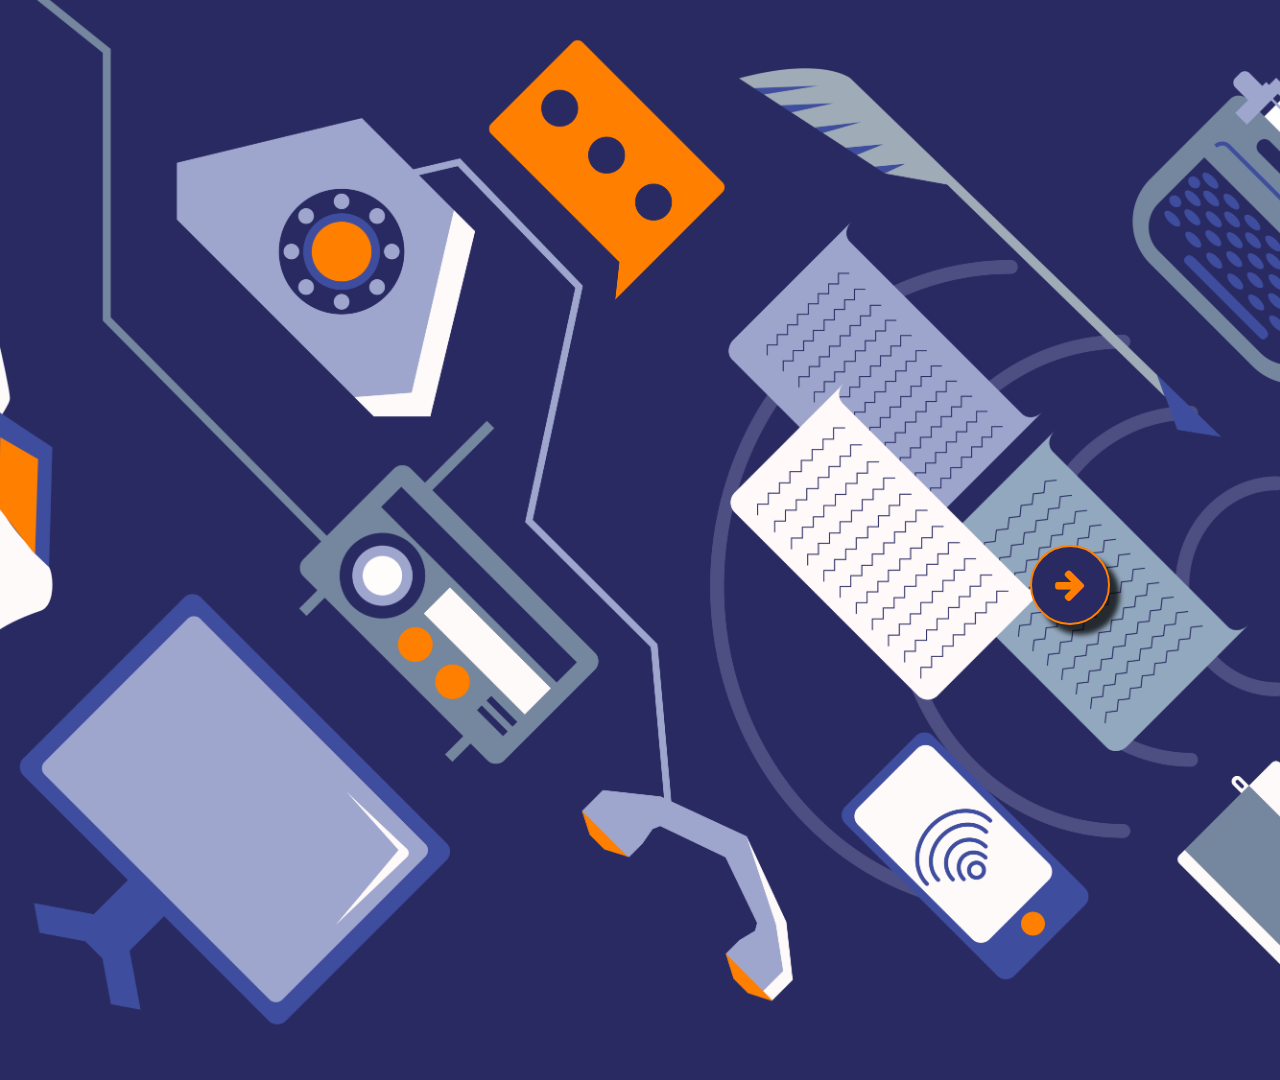
<file: index.html>
<!DOCTYPE html>
<html>
  <head>
    <meta http-equiv="Content-Type" content="text/html;charset=UTF-8">
    <meta name="viewport" content="width=device-width, initial-scale=1">
    <link rel="stylesheet" href="https://cdnjs.cloudflare.com/ajax/libs/font-awesome/4.7.0/css/font-awesome.min.css">
    <link rel="stylesheet" href="app/css/style.css">
    <title>Ekspozija 1</title>
  </head>
  <body>
    <div class="background_picture animate_in">
      <div class="container">
          <!-- <div class="picture"></div> -->
            <div class="arrow_move">
              <a href="pages/main_second.html">
               <button class="main_arrow">
                  <i class="fa fa-arrow-right"></i>
               </button>
             </a>
          </div>
      </div>
    </div>
    <script src="script.js"></script>
  </body>
</html>
</file>
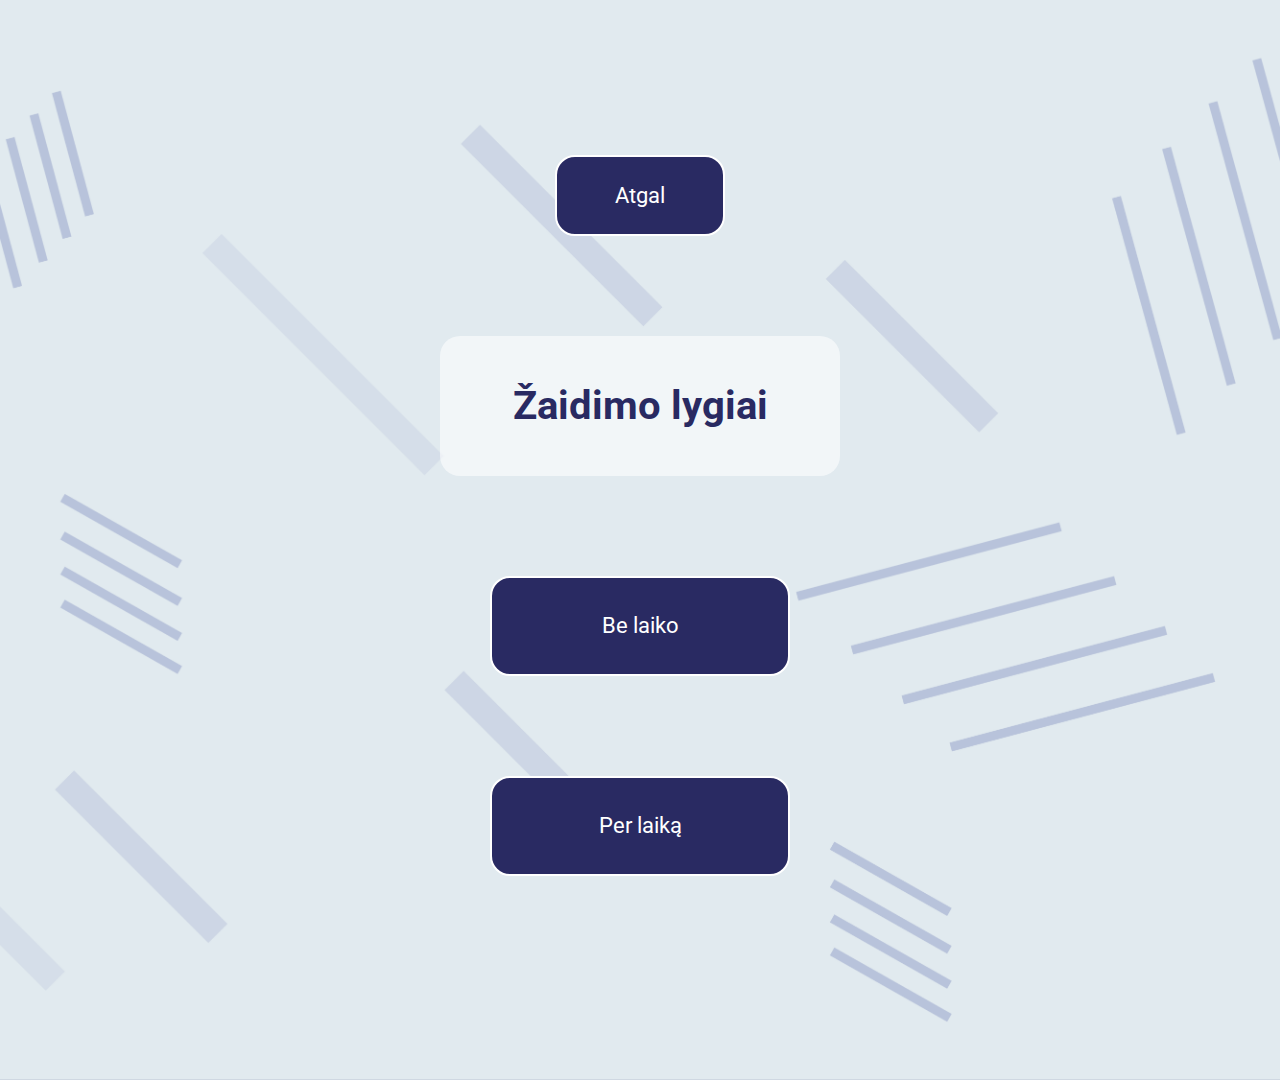
<file: pages/game_main.html>
<!DOCTYPE html>
<html>
  <head>
    <meta http-equiv="Content-Type" content="text/html;charset=UTF-8">
    <meta name="viewport" content="width=device-width, initial-scale=1">
    <title>Tema 1</title>
    <!-- Cia puslapio stylo kito sulinkinimas, bet reikia islaikyti struktura jei nori bendro -->
    <link rel="stylesheet" href="../app/css/style.css">
  </head>
  <body class="animate_in">
    <div class="background_picture_game">
      <div class="container2">
        <a href="../pages/main_second.html"><button class="back_button2">Atgal</button></a>
        <div class="back_title">
          <h1>Žaidimo lygiai</h1>
        </div>
        <div><a href="../pages/game_with_no_time.html"><button class="main_menu_button">Be laiko</button></a></div>
        <div><a href="../pages/game_with_time.html"><button class="main_menu_button">Per laiką</button></a></div>
      </div>
    </div>
  </body>
</html>
</file>
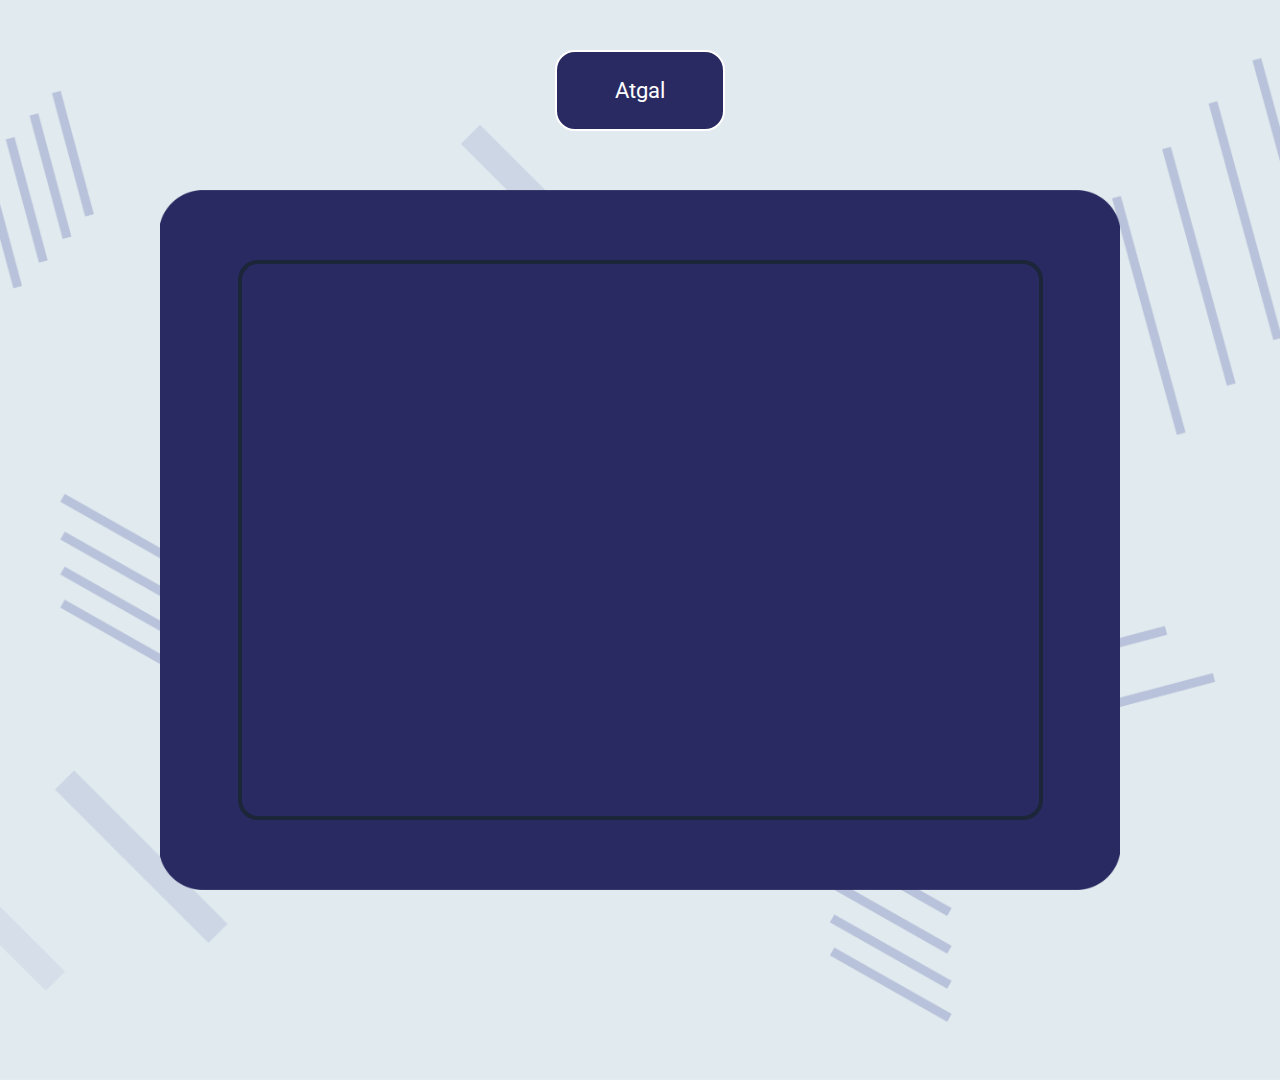
<file: pages/theme_one.html>
<!DOCTYPE html>
<html>
  <head>
    <meta http-equiv="Content-Type" content="text/html;charset=UTF-8">
    <meta name="viewport" content="width=device-width, initial-scale=1">
    <title>Brailio raštas</title>
    <link rel="stylesheet" href="../app/css/style.css">
  </head>
  <body class="theme_one_background animate_in" >
    <div class="background">
      <div class="container_2">
        <a class="sticky" href="../pages/main_second.html"><button class="back_button">Atgal</button></a>
        <iframe
          class="border"
          width="805"
          height="560"
          src="https://www.youtube.com/embed/qZh8ZUK0Ar4?autoplay=1&loop=1&playlist=qZh8ZUK0Ar4&controls=0"
          title="YouTube video player"
          frameborder="0"
          allow="accelerometer; autoplay; clipboard-write; encrypted-media; gyroscope; picture-in-picture"
          allowfullscreen>
        </iframe>
      </div>
    </div>
  </body>
</html>
</file>
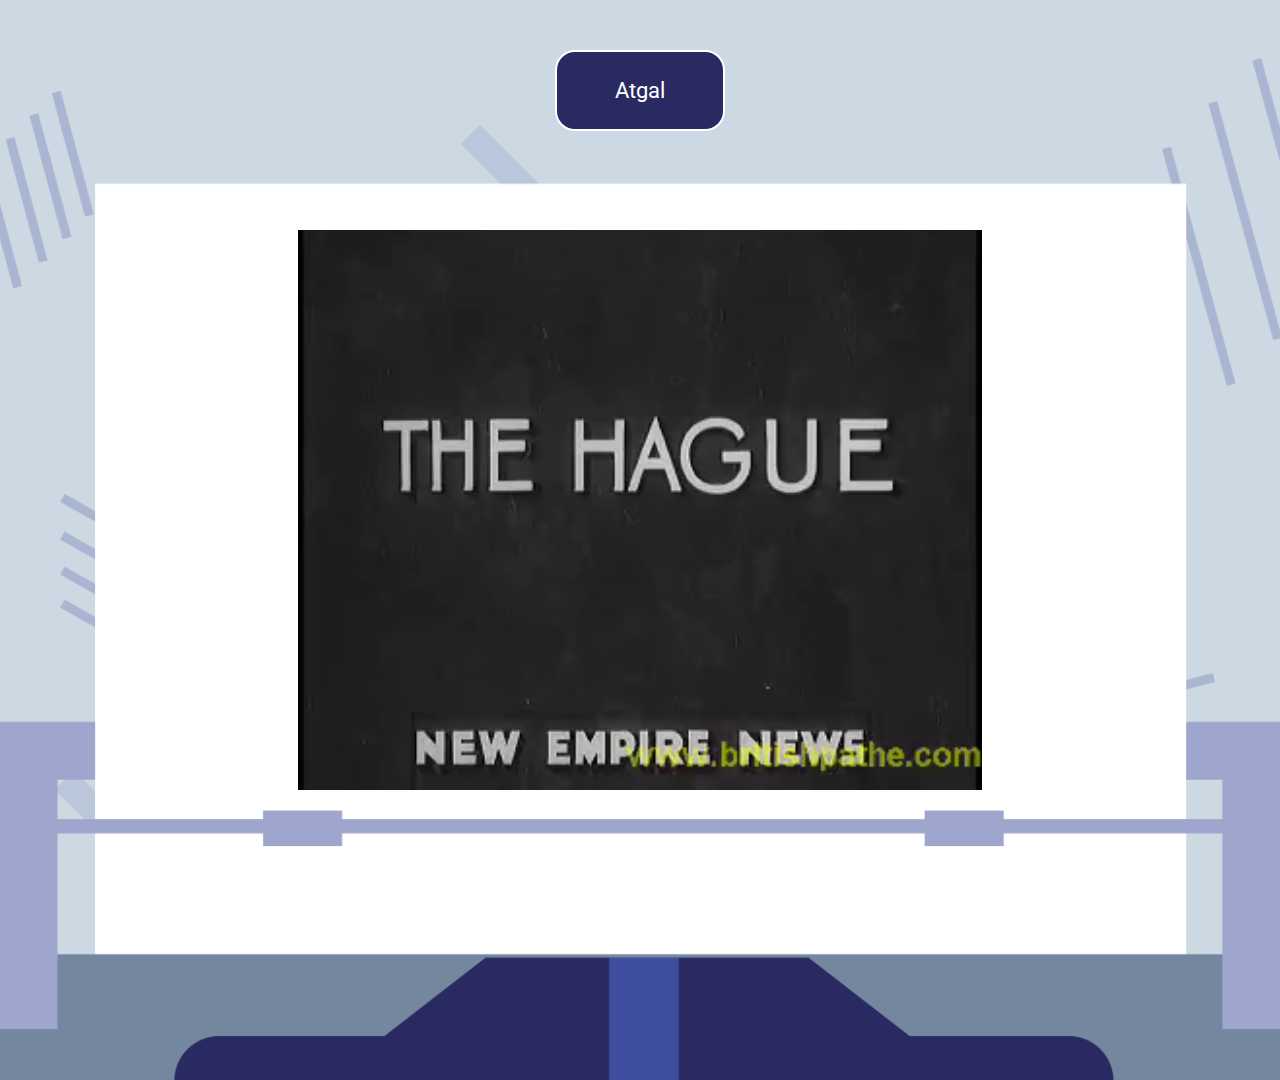
<file: pages/theme_two.html>
<!DOCTYPE html>
<html>
  <head>
    <meta http-equiv="Content-Type" content="text/html;charset=UTF-8">
    <meta name="viewport" content="width=device-width, initial-scale=1">
    <title>Tema 2</title>
    <link rel="stylesheet" href="../app/css/style.css">
  </head>
  <body class="theme_two_background animate_in" >
    <div class="background_two">
      <div class="container_3">
        <a class="sticky_two" href="../pages/main_second.html"><button class="back_button">Atgal</button></a>
        <video width="805" height="560" autoplay loop>
          <source src="..\app\video\konkursas.mp4" type="video/mp4">
        </video>
      </div>
    </div>
  </body>
</html>
</file>
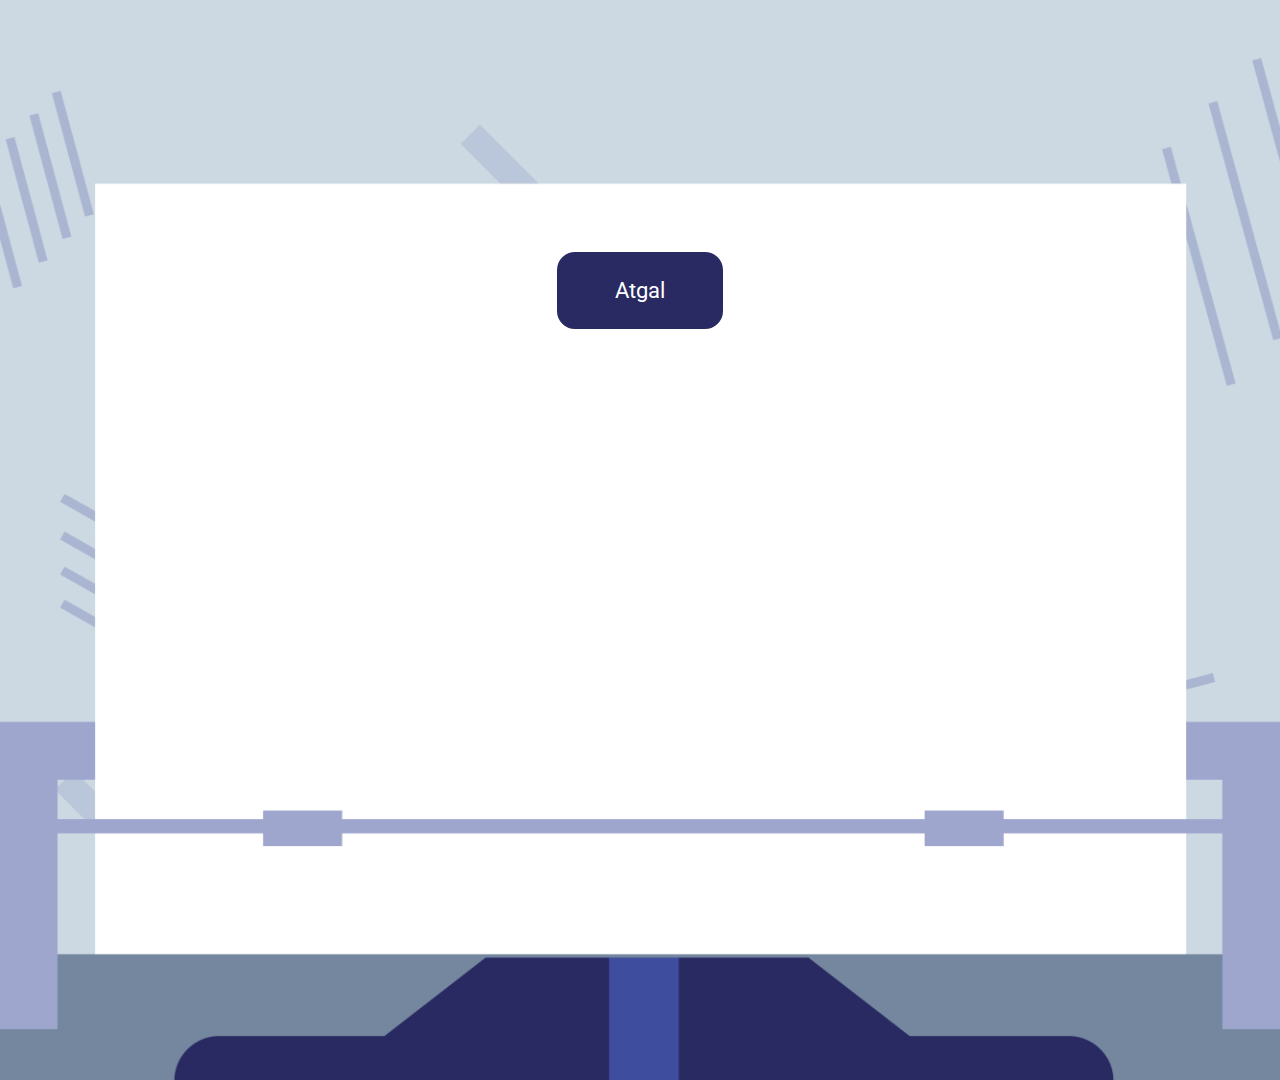
<file: pages/theme_two_main.html>
<!DOCTYPE html>
<html>
  <head>
    <meta http-equiv="Content-Type" content="text/html;charset=UTF-8">
    <meta name="viewport" content="width=device-width, initial-scale=1">
    <title>Tema 1</title>
    <!-- Cia puslapio stylo kito sulinkinimas, bet reikia islaikyti struktura jei nori bendro -->
    <link rel="stylesheet" href="../app/css/style.css">
  </head>
  <body class="animate_in">
    <div class="background_picture2">
      <div class="container3">
        <div class="back_title">
          <a class="sticky_two" href="../pages/main_second.html"><button class="back_button2">Atgal</button></a>
        </div>
      </div>
    </div>
  </body>
</html>
</file>
<file: app/css/style.css>
@import url("https://fonts.googleapis.com/css2?family=Poppins:wght@400;500;600;700&display=swap");@import url("https://fonts.googleapis.com/css2?family=Poppins:wght@400;500;600;700&display=swap");@import url("https://fonts.googleapis.com/css2?family=Poppins:wght@400;500;600;700;800&display=swap");@import url("https://fonts.googleapis.com/css2?family=Roboto:wght@400;500;700&display=swap");.background_picture{width:100%;height:1080px;background:url("../images/background/paveikslas3.png") no-repeat;background-position:center;background-size:cover}.background_picture .picture{width:100%}.background_picture .arrow_move{width:250px;-webkit-animation-name:moveRight;animation-name:moveRight;-webkit-animation-duration:4s;animation-duration:4s;-webkit-animation-iteration-count:infinite;animation-iteration-count:infinite}.background_picture .container{display:-webkit-box;display:-webkit-flex;display:-ms-flexbox;display:flex;-webkit-box-orient:vertical;-webkit-box-direction:normal;-webkit-flex-direction:column;-ms-flex-direction:column;flex-direction:column;-webkit-box-align:end;-webkit-align-items:flex-end;-ms-flex-align:end;align-items:flex-end;-webkit-justify-content:space-around;-ms-flex-pack:distribute;justify-content:space-around;width:100%;height:100%}.background_picture .container .main_menu_button{width:264px;height:100px;font-size:26px;border-radius:20px;margin-right:50px;margin-bottom:75px;padding:10px;background-color:#292a62;color:#fff;border:2px solid #fff;-webkit-transition:ease-in-out 0.8s;transition:ease-in-out 0.8s}.background_picture .container .main_arrow{width:80px;height:80px;font-size:26px;border-radius:50px;margin-top:90px;margin-right:50px;padding:10px;background-color:#292a62;color:#fff;border:2px solid #ff7f00;box-shadow:10px 10px 5px 0px rgba(0,0,0,0.75)}.background_picture .container .fa-arrow-right{color:#ff7f00;font-size:35px}@-webkit-keyframes moveRight{from{width:250px}to{width:180px}}@keyframes moveRight{from{width:250px}to{width:180px}}.background_picture_second{width:100%;height:1080px;background:url("../images/background/fonas2.png") no-repeat;background-position:center;background-size:cover}.background_picture_second .container_main_second{display:-webkit-box;display:-webkit-flex;display:-ms-flexbox;display:flex;-webkit-box-orient:horizontal;-webkit-box-direction:normal;-webkit-flex-direction:row;-ms-flex-direction:row;flex-direction:row;-webkit-box-align:center;-webkit-align-items:center;-ms-flex-align:center;align-items:center;-webkit-box-pack:center;-webkit-justify-content:center;-ms-flex-pack:center;justify-content:center;width:100%;height:100%}.background_picture_second .container_main_second .row{display:-webkit-box;display:-webkit-flex;display:-ms-flexbox;display:flex;-webkit-box-orient:vertical;-webkit-box-direction:normal;-webkit-flex-direction:column;-ms-flex-direction:column;flex-direction:column;-webkit-box-pack:space-evenly;-webkit-justify-content:space-evenly;-ms-flex-pack:space-evenly;justify-content:space-evenly;height:1080px}.background_picture_second .container_main_second .main_menu_button{text-align:justify;width:800px;height:420px;font-size:24px;border-radius:20px;margin-right:50px;padding:60px;background-color:#292a62;color:#fff;border:2px solid #fff;-webkit-transition:ease-in-out 0.8s;transition:ease-in-out 0.8s;box-shadow:10px 10px 5px 0px rgba(0,0,0,0.75)}.background_picture_second .container_main_second .main_menu_button h2{text-align:center}.background_picture_second .container_main_second .main_menu_button p{width:100%}.background_picture_second .container_main_second .main_menu_button #special{margin-bottom:0px}.background_picture_second .container_main_second .main_menu_button .special2{margin-bottom:31px}.background_picture_second .container_main_second .main_menu_button .special3{margin-bottom:51px}.background_picture_second .container_main_second .main_menu_button .special4{margin-bottom:21px}.background_picture_second .container_main_second .main_menu_button #center{text-align:center}.background_picture_second .container_main_second .main_arrow{width:80px;height:80px;font-size:35px;border-radius:50px;margin-right:50px;margin-bottom:25px;padding:10px;background-color:#292a62;color:#fff;border:2px solid #ff7f00;-webkit-animation-name:moveLeft;animation-name:moveLeft;-webkit-animation-duration:3s;animation-duration:3s;-webkit-animation-iteration-count:infinite;animation-iteration-count:infinite;box-shadow:10px 10px 5px 0px rgba(0,0,0,0.75)}@-webkit-keyframes moveLeft{from{color:white}to{color:#ff7f00}}@keyframes moveLeft{from{color:white}to{color:#ff7f00}}*{margin:0;padding:0;box-sizing:border-box;font-family:'Poppins', sans-serif}body{display:-webkit-box;display:-webkit-flex;display:-ms-flexbox;display:flex;-webkit-box-align:center;-webkit-align-items:center;-ms-flex-align:center;align-items:center;-webkit-box-pack:center;-webkit-justify-content:center;-ms-flex-pack:center;justify-content:center;min-height:100vh}.game_background_notime{width:100%;height:1080px;background:url("../images/background/fonas2.png") no-repeat;background-position:center;background-size:cover}h1{color:#292a62}.return_from_game_no_time{width:170px;height:81px;font-size:20px;border-radius:20px;background-color:#292a62;color:#fff;border:3px solid #fff}.heading{display:-webkit-box;display:-webkit-flex;display:-ms-flexbox;display:flex;-webkit-box-align:center;-webkit-align-items:center;-ms-flex-align:center;align-items:center;-webkit-box-orient:vertical;-webkit-box-direction:normal;-webkit-flex-direction:column;-ms-flex-direction:column;flex-direction:column;-webkit-box-pack:center;-webkit-justify-content:center;-ms-flex-pack:center;justify-content:center;width:100%}.heading .container_3{display:-webkit-box;display:-webkit-flex;display:-ms-flexbox;display:flex;-webkit-box-pack:justify;-webkit-justify-content:space-between;-ms-flex-pack:justify;justify-content:space-between;-webkit-box-align:center;-webkit-align-items:center;-ms-flex-align:center;align-items:center;width:100%}.cards,.card,.view{display:-webkit-box;display:-webkit-flex;display:-ms-flexbox;display:flex;-webkit-box-align:center;-webkit-align-items:center;-ms-flex-align:center;align-items:center;-webkit-box-pack:center;-webkit-justify-content:center;-ms-flex-pack:center;justify-content:center}.cards{height:900px;width:900px;-webkit-flex-wrap:wrap;-ms-flex-wrap:wrap;flex-wrap:wrap;-webkit-box-pack:justify;-webkit-justify-content:space-between;-ms-flex-pack:justify;justify-content:space-between}.cards .card{cursor:pointer;list-style:none;-webkit-user-select:none;-moz-user-select:none;-ms-user-select:none;user-select:none;position:relative;-webkit-perspective:1000px;perspective:1000px;-webkit-transform-style:preserve-3d;transform-style:preserve-3d;height:calc(100% / 6 - 20px);width:calc(100% / 6 - 20px)}.card.shake{-webkit-animation:shake 0.35s ease-in-out;animation:shake 0.35s ease-in-out}@-webkit-keyframes shake{0%,100%{-webkit-transform:translateX(0);transform:translateX(0)}20%{-webkit-transform:translateX(-13px);transform:translateX(-13px)}40%{-webkit-transform:translateX(13px);transform:translateX(13px)}60%{-webkit-transform:translateX(-8px);transform:translateX(-8px)}80%{-webkit-transform:translateX(8px);transform:translateX(8px)}}@keyframes shake{0%,100%{-webkit-transform:translateX(0);transform:translateX(0)}20%{-webkit-transform:translateX(-13px);transform:translateX(-13px)}40%{-webkit-transform:translateX(13px);transform:translateX(13px)}60%{-webkit-transform:translateX(-8px);transform:translateX(-8px)}80%{-webkit-transform:translateX(8px);transform:translateX(8px)}}.card .view{width:100%;height:100%;position:absolute;border-radius:7px;pointer-events:none;-webkit-backface-visibility:hidden;backface-visibility:hidden;-webkit-transition:-webkit-transform 0.25s linear;transition:-webkit-transform 0.25s linear;transition:transform 0.25s linear;transition:transform 0.25s linear, -webkit-transform 0.25s linear}.card .front-view img{width:145px}.card .back-view img{max-width:145px}.card .back-view{-webkit-transform:rotateY(-180deg);transform:rotateY(-180deg)}.card.flip .back-view{-webkit-transform:rotateY(0);transform:rotateY(0)}.card.flip .front-view{-webkit-transform:rotateY(180deg);transform:rotateY(180deg)}@media screen and (max-width: 700px){.cards{height:350px;width:350px}.card .front-view img{width:17px}.card .back-view img{max-width:40px}}@media screen and (max-width: 530px){.cards{height:300px;width:300px}.card .front-view img{width:15px}.card .back-view img{max-width:35px}}.hidden{visibility:hidden;opacity:0;-webkit-transition:visibility 0s 2s, opacity 0.5s linear;transition:visibility 0s 2s, opacity 0.5s linear}*{margin:0;padding:0;box-sizing:border-box;font-family:'Poppins', sans-serif}p{font-size:20px}body{display:-webkit-box;display:-webkit-flex;display:-ms-flexbox;display:flex;-webkit-box-align:center;-webkit-align-items:center;-ms-flex-align:center;align-items:center;-webkit-box-pack:center;-webkit-justify-content:center;-ms-flex-pack:center;justify-content:center;min-height:100vh}.return_from_game_with_time_two{width:170px;height:81px;font-size:20px;border-radius:20px;background-color:#292a62;color:#fff;border:3px solid #fff}.heading_two{display:-webkit-box;display:-webkit-flex;display:-ms-flexbox;display:flex;-webkit-box-align:center;-webkit-align-items:center;-ms-flex-align:center;align-items:center;-webkit-box-orient:vertical;-webkit-box-direction:normal;-webkit-flex-direction:column;-ms-flex-direction:column;flex-direction:column;-webkit-box-pack:center;-webkit-justify-content:center;-ms-flex-pack:center;justify-content:center;width:100%}.heading_two .container_5{display:-webkit-box;display:-webkit-flex;display:-ms-flexbox;display:flex;-webkit-box-pack:justify;-webkit-justify-content:space-between;-ms-flex-pack:justify;justify-content:space-between;width:100%}.game_background_time{width:100%;height:1080px;background:url("../images/background/fonas2.png") no-repeat;background-position:center;background-size:cover}.cards_two,.card_two,.view_two,.details,p{display:-webkit-box;display:-webkit-flex;display:-ms-flexbox;display:flex;-webkit-box-align:center;-webkit-align-items:center;-ms-flex-align:center;align-items:center;-webkit-box-pack:center;-webkit-justify-content:center;-ms-flex-pack:center;justify-content:center}.cards_two{height:900px;width:900px;-webkit-flex-wrap:wrap;-ms-flex-wrap:wrap;flex-wrap:wrap;-webkit-box-pack:justify;-webkit-justify-content:space-between;-ms-flex-pack:justify;justify-content:space-between}.cards_two .card_two{cursor:pointer;position:relative;-webkit-perspective:1000px;perspective:1000px;-webkit-transform-style:preserve-3d;transform-style:preserve-3d;height:calc(100% / 6 - 20px);width:calc(100% / 6 - 20px)}.card_two.shake_two{-webkit-animation:shake 0.35s ease-in-out;animation:shake 0.35s ease-in-out}@-webkit-keyframes shake_two{0%,100%{-webkit-transform:translateX(0);transform:translateX(0)}20%{-webkit-transform:translateX(-13px);transform:translateX(-13px)}40%{-webkit-transform:translateX(13px);transform:translateX(13px)}60%{-webkit-transform:translateX(-8px);transform:translateX(-8px)}80%{-webkit-transform:translateX(8px);transform:translateX(8px)}}@keyframes shake_two{0%,100%{-webkit-transform:translateX(0);transform:translateX(0)}20%{-webkit-transform:translateX(-13px);transform:translateX(-13px)}40%{-webkit-transform:translateX(13px);transform:translateX(13px)}60%{-webkit-transform:translateX(-8px);transform:translateX(-8px)}80%{-webkit-transform:translateX(8px);transform:translateX(8px)}}.cards_two .card_two .view_two{width:100%;height:100%;-webkit-user-select:none;-moz-user-select:none;-ms-user-select:none;user-select:none;pointer-events:none;position:absolute;border-radius:7px;-webkit-backface-visibility:hidden;backface-visibility:hidden;-webkit-transition:-webkit-transform 0.25s linear;transition:-webkit-transform 0.25s linear;transition:transform 0.25s linear;transition:transform 0.25s linear, -webkit-transform 0.25s linear}.card_two .front-view_two img{width:145px}.card_two .back-view_two{-webkit-transform:rotateY(-180deg);transform:rotateY(-180deg)}.card_two .back-view_two img{max-width:145px}.card_two.flip .front-view_two{-webkit-transform:rotateY(180deg);transform:rotateY(180deg)}.card_two.flip .back-view_two{-webkit-transform:rotateY(0);transform:rotateY(0)}.details{width:50%;font-size:20px;border-radius:20px;display:-webkit-box;display:-webkit-flex;display:-ms-flexbox;display:flex;padding:0 20px;border-radius:7px;background:rgba(255,255,255,0.56);-webkit-justify-content:space-around;-ms-flex-pack:distribute;justify-content:space-around;box-shadow:0 3px 10px rgba(0,0,0,0.1)}.details p{font-size:18px;height:17px;padding-right:18px;color:#292a62}.details p span{margin-left:8px}.details p b{font-weight:500}.details button{cursor:pointer;font-size:14px;color:white;border-radius:4px;padding:4px 11px;background:#292a62;border:2px solid white}@media screen and (max-width: 700px){.cards_two{height:350px;width:350px}.card_two .front-view_two img{max-width:16px}.card_two .back-view_two img{max-width:40px}}@media screen and (max-width: 530px){.cards_two{height:300px;width:300px}.cards_two .back-view_two img{max-width:35px}.details{margin-top:10px;padding:0 15px;height:calc(100% / 4 - 20px)}.details p{height:15px;font-size:17px;padding-right:13px}.details button{font-size:13px;padding:5px 10px;border:none;color:#fff;background:#6563ff}}.hidden{visibility:hidden;opacity:0;-webkit-transition:visibility 0s 2s, opacity 0.5s linear;transition:visibility 0s 2s, opacity 0.5s linear}.theme_one_background{background:url("../images/background/fonas2.png") no-repeat;width:100%;height:1080px;background-position:center;background-size:cover}.theme_one_background .background{background:url("../images/background/konturas2.png") no-repeat;width:960px;background-position:center;background-size:cover}.theme_one_background .background .container_2{display:-webkit-box;display:-webkit-flex;display:-ms-flexbox;display:flex;-webkit-box-orient:vertical;-webkit-box-direction:normal;-webkit-flex-direction:column;-ms-flex-direction:column;flex-direction:column;-webkit-box-pack:space-evenly;-webkit-justify-content:space-evenly;-ms-flex-pack:space-evenly;justify-content:space-evenly;-webkit-box-align:center;-webkit-align-items:center;-ms-flex-align:center;align-items:center;height:700px}.theme_one_background .background .container_2 .sticky{position:fixed;top:50px}.theme_one_background .background .container_2 .back_button{width:170px;height:81px;font-size:22px;border-radius:20px;background-color:#292a62;color:#fff;border:2px solid #fff}.theme_one_background .background .container_2 .border{border:4px solid #1b2638;border-radius:20px}.theme_two_background{background:url("../images/background/spausdinimas2.png") no-repeat;width:100%;height:1080px;background-position:center;background-size:cover}.theme_two_background .background_two{background-position:center;background-size:cover}.theme_two_background .background_two .container_3{display:-webkit-box;display:-webkit-flex;display:-ms-flexbox;display:flex;-webkit-box-orient:vertical;-webkit-box-direction:normal;-webkit-flex-direction:column;-ms-flex-direction:column;flex-direction:column;-webkit-box-pack:space-evenly;-webkit-justify-content:space-evenly;-ms-flex-pack:space-evenly;justify-content:space-evenly;-webkit-box-align:center;-webkit-align-items:center;-ms-flex-align:center;align-items:center;margin-bottom:60px;height:700px}.theme_two_background .background_two .container_3 .sticky_two{position:fixed;top:50px}.theme_two_background .background_two .container_3 .back_button{width:170px;height:81px;font-size:22px;border-radius:20px;background-color:#292a62;color:#fff;border:2px solid #fff}.theme_two_background .background_two .container_3 .border{border:4px solid #1b2638;border-radius:20px}.theme_three_background{background:url("../images/background/fonas2.png") no-repeat;width:100%;height:1080px;background-position:center;background-size:cover}.theme_three_background .background_three{background:url("../images/background/konturas2.png") no-repeat;width:960px;background-position:center;background-size:cover}.theme_three_background .background_three .container_4{display:-webkit-box;display:-webkit-flex;display:-ms-flexbox;display:flex;-webkit-box-orient:vertical;-webkit-box-direction:normal;-webkit-flex-direction:column;-ms-flex-direction:column;flex-direction:column;-webkit-box-pack:space-evenly;-webkit-justify-content:space-evenly;-ms-flex-pack:space-evenly;justify-content:space-evenly;-webkit-box-align:center;-webkit-align-items:center;-ms-flex-align:center;align-items:center;height:700px}.theme_three_background .background_three .container_4 .sticky_three{position:fixed;top:50px}.theme_three_background .background_three .container_4 .back_button{width:170px;height:81px;font-size:22px;border-radius:20px;background-color:#292a62;color:#fff;border:2px solid #fff}.theme_three_background .background_three .container_4 .border{border:4px solid #1b2638;border-radius:20px}.background_picture_game{width:100%;height:1080px;background:url("../images/background/fonas2.png") no-repeat;background-position:center;background-size:cover}.background_picture_game .back_button2{width:170px;height:81px;font-size:22px;border-radius:20px;margin-bottom:50px;background-color:#292a62;color:#fff;border:2px solid #fff}.background_picture_game .container2{display:-webkit-box;display:-webkit-flex;display:-ms-flexbox;display:flex;-webkit-box-orient:vertical;-webkit-box-direction:normal;-webkit-flex-direction:column;-ms-flex-direction:column;flex-direction:column;-webkit-box-pack:center;-webkit-justify-content:center;-ms-flex-pack:center;justify-content:center;-webkit-box-align:center;-webkit-align-items:center;-ms-flex-align:center;align-items:center;width:100%;height:100%}.background_picture_game .container2 .back_title{display:-webkit-box;display:-webkit-flex;display:-ms-flexbox;display:flex;-webkit-box-orient:vertical;-webkit-box-direction:normal;-webkit-flex-direction:column;-ms-flex-direction:column;flex-direction:column;-webkit-box-pack:center;-webkit-justify-content:center;-ms-flex-pack:center;justify-content:center;-webkit-box-align:center;-webkit-align-items:center;-ms-flex-align:center;align-items:center;background:rgba(255,255,255,0.56);width:400px;height:140px;margin:50px;text-align:center;border-radius:20px}.background_picture_game .container2 .back_title h1{color:#292a62;font-size:40px}.background_picture_game .container2 .main_menu_button{width:300px;height:100px;margin:50px;font-size:22px;border-radius:20px;background-color:#292a62;color:#fff;border:2px solid #fff;-webkit-transition:ease-in-out 0.8s;transition:ease-in-out 0.8s}.animate_in{-webkit-animation:fadeIn .5s ease-in;animation:fadeIn .5s ease-in}.animate_out{-webkit-transition:opacity .5s;transition:opacity .5s;opacity:0}@-webkit-keyframes fadeIn{from{opacity:0}to{opacity:1}}@keyframes fadeIn{from{opacity:0}to{opacity:1}}.background_picture2{width:100%;height:1080px;background:url("../images/background/spausdinimas2.png") no-repeat;background-position:center;background-size:cover}.background_picture2 .container3{display:-webkit-box;display:-webkit-flex;display:-ms-flexbox;display:flex;-webkit-box-orient:vertical;-webkit-box-direction:normal;-webkit-flex-direction:column;-ms-flex-direction:column;flex-direction:column;-webkit-justify-content:space-around;-ms-flex-pack:distribute;justify-content:space-around;-webkit-box-align:center;-webkit-align-items:center;-ms-flex-align:center;align-items:center;width:100%;height:100%}.background_picture2 .container3 .back_title{display:-webkit-box;display:-webkit-flex;display:-ms-flexbox;display:flex;-webkit-box-orient:vertical;-webkit-box-direction:normal;-webkit-flex-direction:column;-ms-flex-direction:column;flex-direction:column;-webkit-box-align:center;-webkit-align-items:center;-ms-flex-align:center;align-items:center}.background_picture2 .container3 .back_button2{width:170px;height:81px;font-size:22px;border-radius:20px;background-color:#292a62;color:#fff;border:2px solid #fff;margin-bottom:500px}.background_picture2 .container3 .main_menu_button{width:300px;height:100px;font-size:22px;border-radius:20px;background-color:#292a62;color:#fff;border:2px solid #fff;margin-top:50px}*{margin:0;padding:0;box-sizing:border-box;font-family:'Roboto', sans-serif;scroll-behavior:smooth}body{background:#292a62}
</file>
